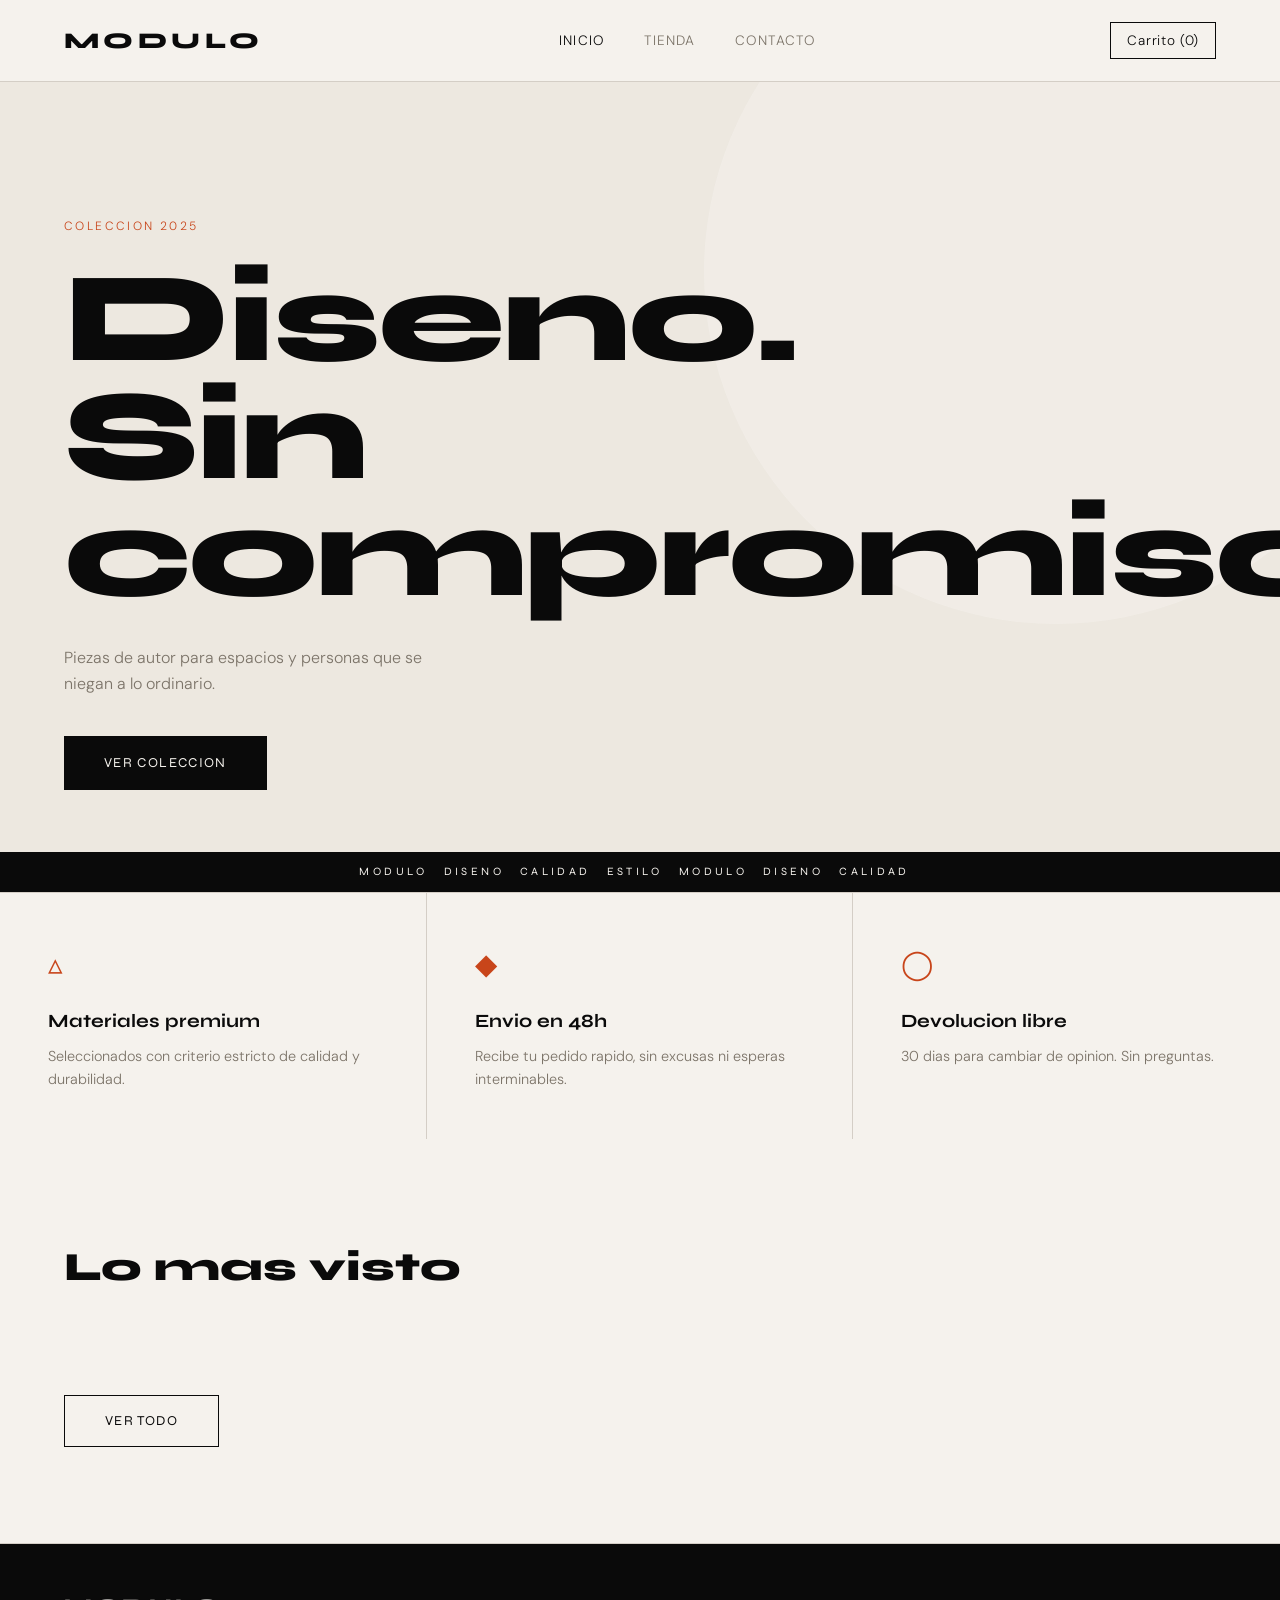
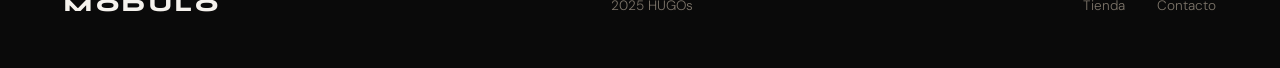
<file: tienda/index.html>
<!DOCTYPE html>
<html lang="es">
<head>
<meta charset="UTF-8"/>
<meta name="viewport" content="width=device-width, initial-scale=1.0"/>
<title>Tienda única de grupo KeyHuEd</title>
<link href="https://fonts.googleapis.com/css2?family=Syne:wght@400;700;800&amp;family=DM+Sans:wght@300;400&display=swap" rel="stylesheet">
<link rel="stylesheet" href="css/styles.css"/>
</head>
<body>
<nav class="nav">
  <a href="index.html" class="nav-logo">MODULO</a>
  <div class="nav-links">
    <a href="index.html" class="active">Inicio</a>
    <a href="productos.html">Tienda</a>
    <a href="contacto.html">Contacto</a>
  </div>
  <a href="productos.html" class="nav-cart">Carrito (<span id="cart-count">0</span>)</a>
</nav>
<header class="hero">
  <div class="hero-tag">Coleccion 2025</div>
  <h1 class="hero-title">Diseno.<br>Sin<br>compromiso.</h1>
  <p class="hero-sub">Piezas de autor para espacios y personas que se niegan a lo ordinario.</p>
  <a href="productos.html" class="btn-primary">Ver coleccion</a>
  <div class="hero-strip"><span>MODULO &nbsp; DISENO &nbsp; CALIDAD &nbsp; ESTILO &nbsp; MODULO &nbsp; DISENO &nbsp; CALIDAD &nbsp;</span></div>
</header>
<section class="features">
  <div class="feature-card">
    <span class="feat-icon">&#9653;</span>
    <h3>Materiales premium</h3>
    <p>Seleccionados con criterio estricto de calidad y durabilidad.</p>
  </div>
  <div class="feature-card">
    <span class="feat-icon">&#9670;</span>
    <h3>Envio en 48h</h3>
    <p>Recibe tu pedido rapido, sin excusas ni esperas interminables.</p>
  </div>
  <div class="feature-card">
    <span class="feat-icon">&#9711;</span>
    <h3>Devolucion libre</h3>
    <p>30 dias para cambiar de opinion. Sin preguntas.</p>
  </div>
</section>
<section class="highlights">
  <h2>Lo mas visto</h2>
  <div class="products-grid" id="highlights-grid"></div>
  <a href="productos.html" class="btn-secondary">Ver todo</a>
</section>
<footer class="footer">
  <span class="footer-logo">MODULO</span>
  <p>2025 HUGOs</p>
  <div class="footer-links">
    <a href="productos.html">Tienda</a>
    <a href="contacto.html">Contacto</a>
  </div>
</footer>
<script src="js/productos-data.js"></script>
<script src="js/cart.js"></script>
<script>
  var grid = document.getElementById("highlights-grid");
  PRODUCTOS.slice(0,3).forEach(function(p){
    var card = document.createElement("div");
    card.className = "product-card";
    card.innerHTML = "<div class="product-img" style="background:"+p.color+"">"+p.emoji+"</div><div class="product-info"><h3>"+p.nombre+"</h3><p class="product-price">$"+p.precio.toLocaleString()+"</p><button class="btn-add" onclick="addToCart("+p.id+")">Agregar al carrito</button></div>";
    grid.appendChild(card);
  });
</script>
</body>
</html>
</file>
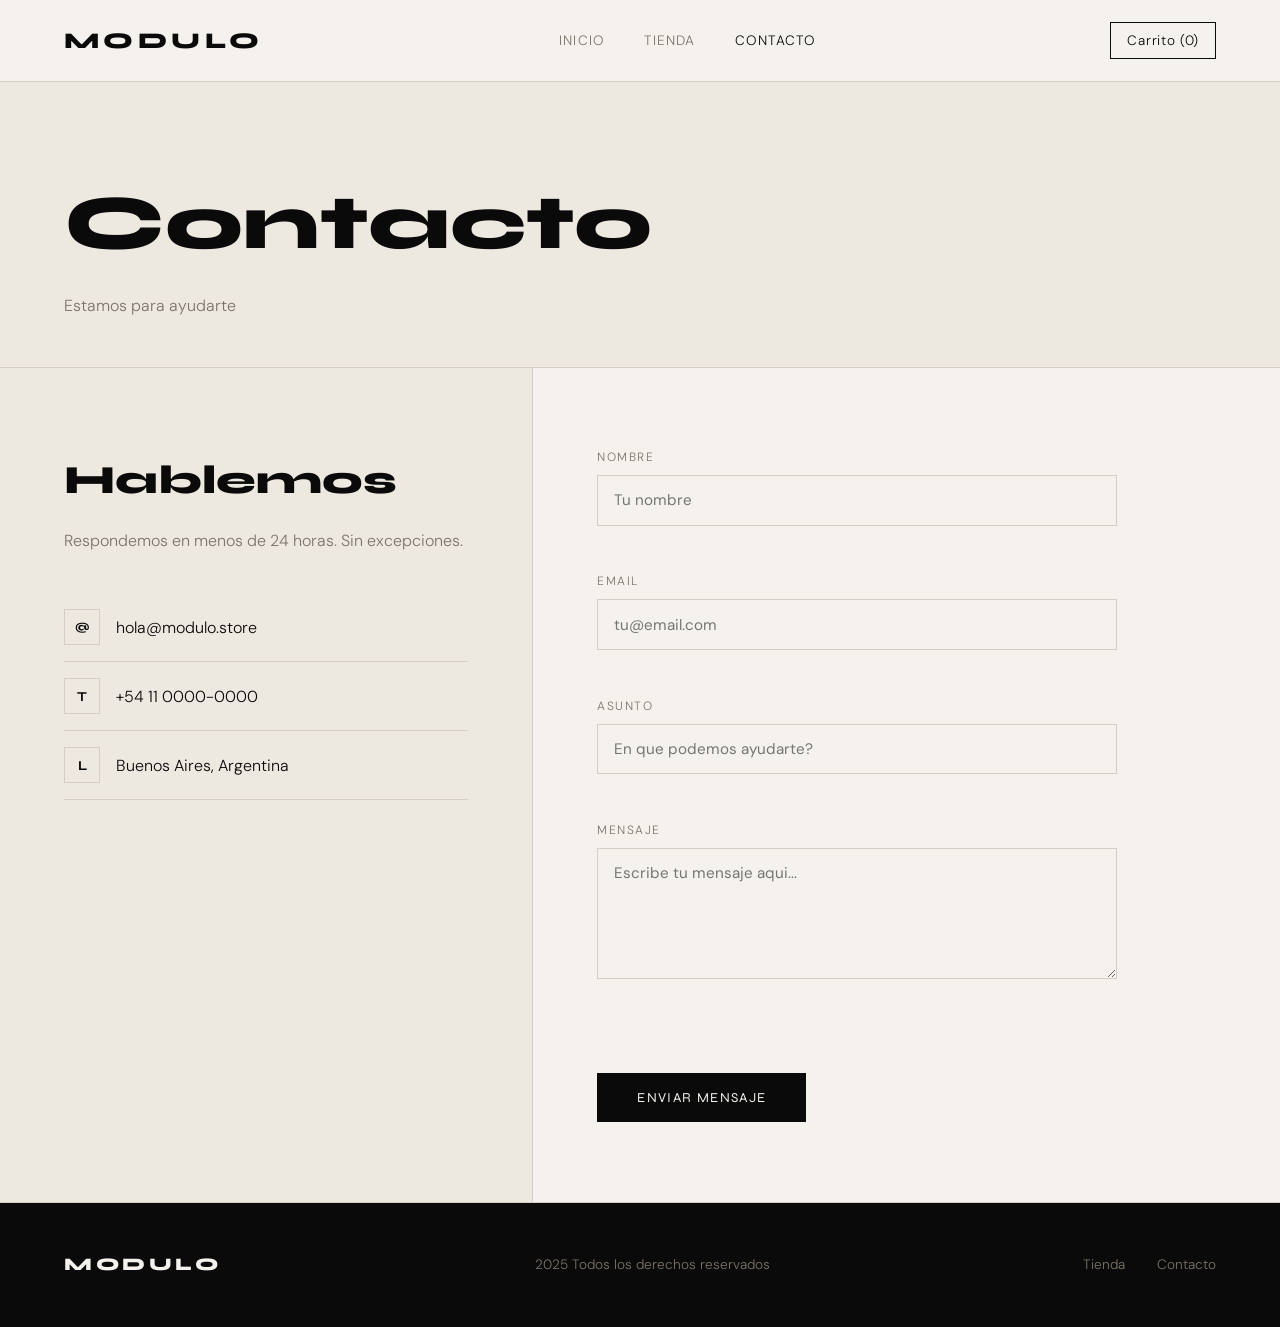
<file: tienda/contacto.html>
<!DOCTYPE html>
<html lang="es">
<head>
<meta charset="UTF-8"/>
<meta name="viewport" content="width=device-width, initial-scale=1.0"/>
<title>Contacto - MODULO</title>
<link href="https://fonts.googleapis.com/css2?family=Syne:wght@400;700;800&family=DM+Sans:wght@300;400&display=swap" rel="stylesheet">
<link rel="stylesheet" href="css/styles.css"/>
</head>
<body>
<nav class="nav">
  <a href="index.html" class="nav-logo">MODULO</a>
  <div class="nav-links">
    <a href="index.html">Inicio</a>
    <a href="productos.html">Tienda</a>
    <a href="contacto.html" class="active">Contacto</a>
  </div>
  <a href="productos.html" class="nav-cart">Carrito (<span id="cart-count">0</span>)</a>
</nav>

<div class="page-header">
  <h1>Contacto</h1>
  <p>Estamos para ayudarte</p>
</div>

<section class="contact-section">
  <div class="contact-info">
    <h2>Hablemos</h2>
    <p>Respondemos en menos de 24 horas. Sin excepciones.</p>
    <div class="contact-detail">
      <span class="contact-icon">@</span>
      <span>hola@modulo.store</span>
    </div>
    <div class="contact-detail">
      <span class="contact-icon">T</span>
      <span>+54 11 0000-0000</span>
    </div>
    <div class="contact-detail">
      <span class="contact-icon">L</span>
      <span>Buenos Aires, Argentina</span>
    </div>
  </div>

  <div class="contact-form-wrap">
    <div id="form-success" class="form-success hidden">Mensaje enviado correctamente.</div>
    <div class="contact-form" id="contact-form">
      <div class="form-group">
        <label>Nombre</label>
        <input type="text" id="nombre" placeholder="Tu nombre"/>
        <span class="field-error" id="err-nombre"></span>
      </div>
      <div class="form-group">
        <label>Email</label>
        <input type="email" id="email" placeholder="tu@email.com"/>
        <span class="field-error" id="err-email"></span>
      </div>
      <div class="form-group">
        <label>Asunto</label>
        <input type="text" id="asunto" placeholder="En que podemos ayudarte?"/>
        <span class="field-error" id="err-asunto"></span>
      </div>
      <div class="form-group">
        <label>Mensaje</label>
        <textarea id="mensaje" rows="5" placeholder="Escribe tu mensaje aqui..."></textarea>
        <span class="field-error" id="err-mensaje"></span>
      </div>
      <button class="btn-primary" onclick="submitForm()">Enviar mensaje</button>
    </div>
  </div>
</section>

<footer class="footer">
  <span class="footer-logo">MODULO</span>
  <p>2025 Todos los derechos reservados</p>
  <div class="footer-links">
    <a href="productos.html">Tienda</a>
    <a href="contacto.html">Contacto</a>
  </div>
</footer>

<script src="js/productos-data.js"></script>
<script src="js/cart.js"></script>
<script src="js/contacto.js"></script>
</body>
</html>
</file>
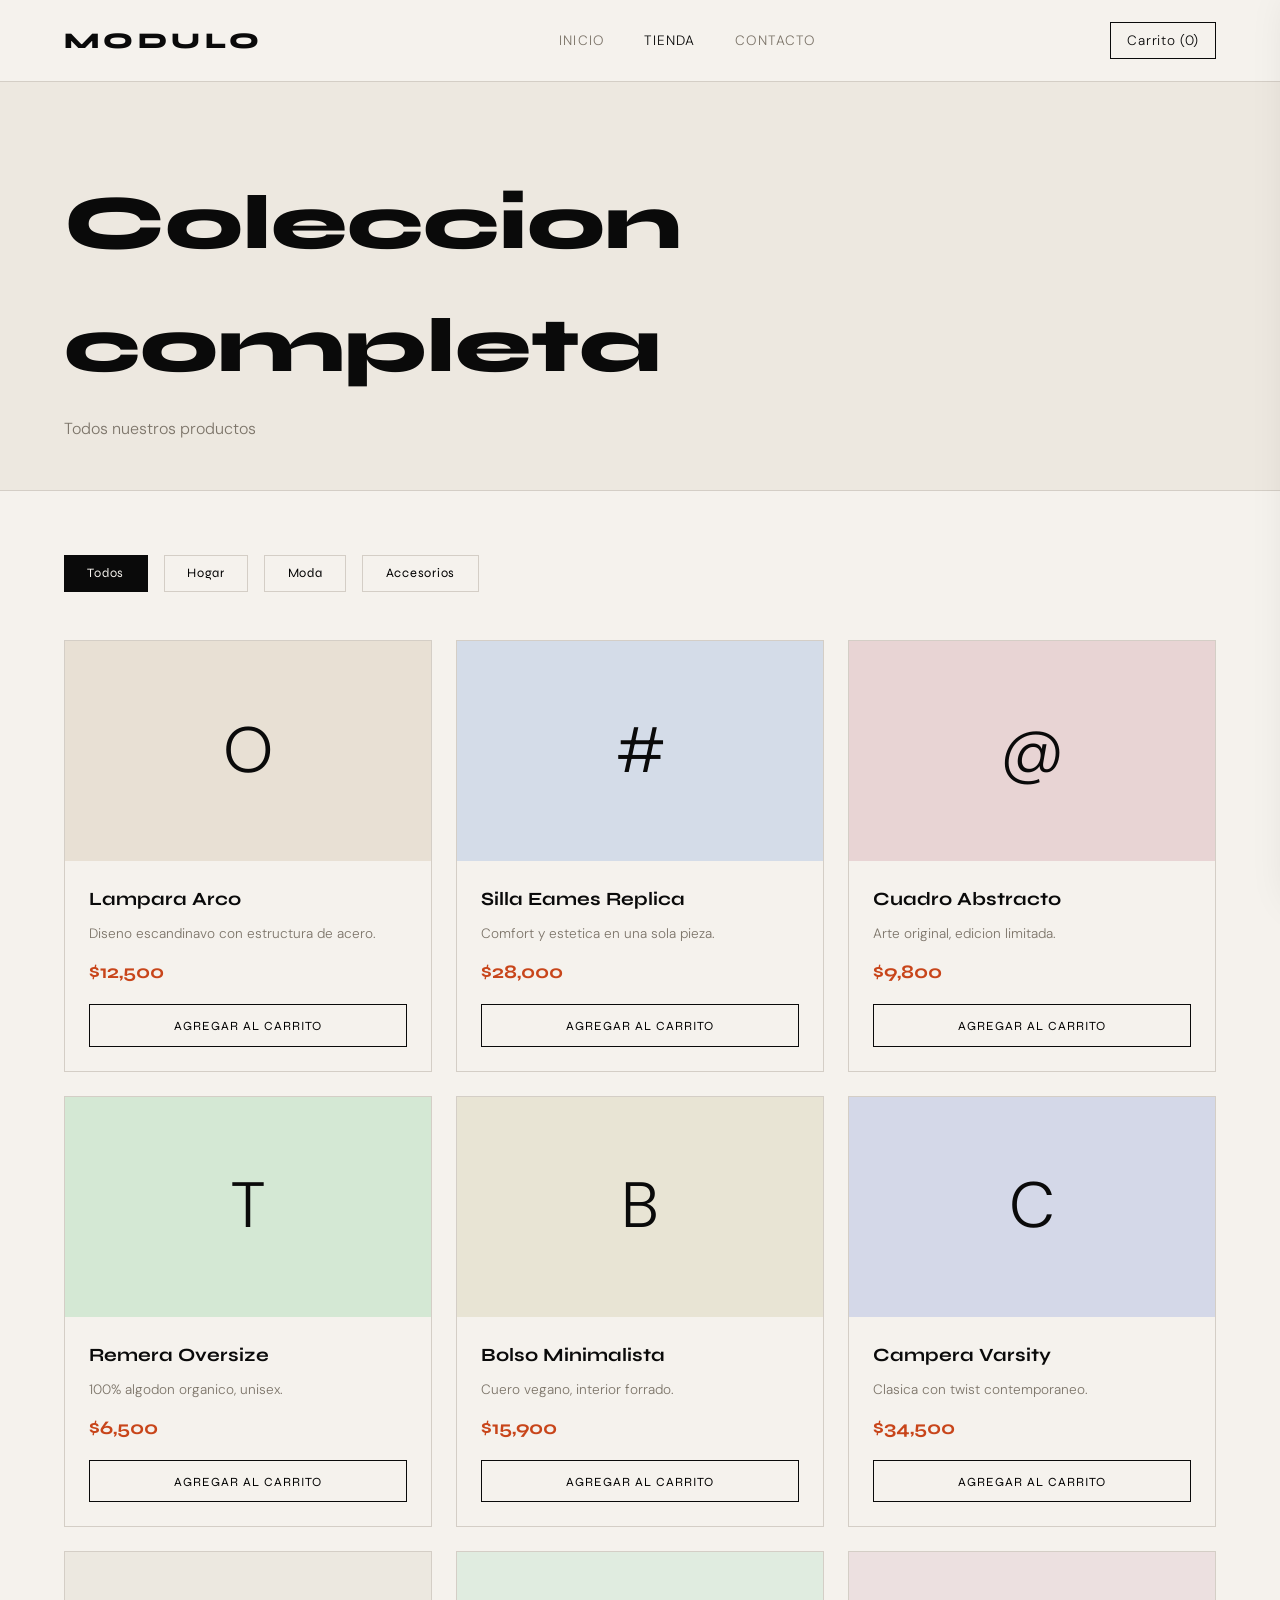
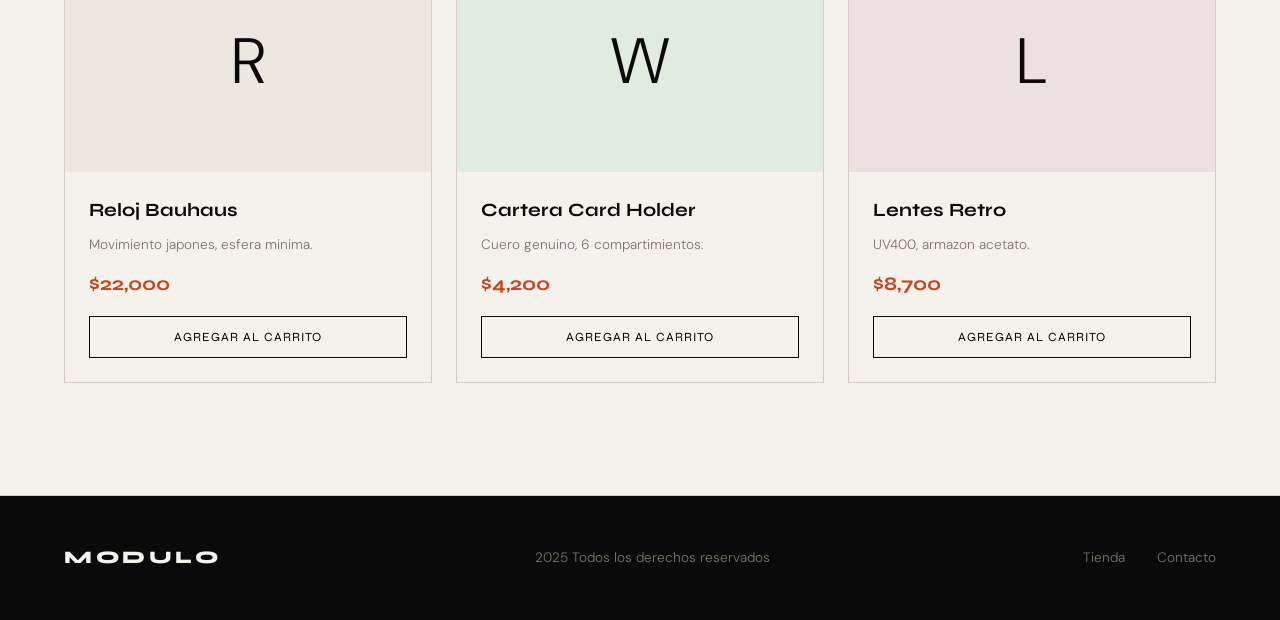
<file: tienda/productos.html>
<!DOCTYPE html>
<html lang="es">
<head>
<meta charset="UTF-8"/>
<meta name="viewport" content="width=device-width, initial-scale=1.0"/>
<title>Tienda - MODULO</title>
<link href="https://fonts.googleapis.com/css2?family=Syne:wght@400;700;800&family=DM+Sans:wght@300;400&display=swap" rel="stylesheet">
<link rel="stylesheet" href="css/styles.css"/>
</head>
<body>
<nav class="nav">
  <a href="index.html" class="nav-logo">MODULO</a>
  <div class="nav-links">
    <a href="index.html">Inicio</a>
    <a href="productos.html" class="active">Tienda</a>
    <a href="contacto.html">Contacto</a>
  </div>
  <a href="productos.html" class="nav-cart">Carrito (<span id="cart-count">0</span>)</a>
</nav>

<div class="page-header">
  <h1>Coleccion completa</h1>
  <p>Todos nuestros productos</p>
</div>

<section class="shop-section">
  <div class="shop-filters">
    <button class="filter-btn active" onclick="filterProducts('all')">Todos</button>
    <button class="filter-btn" onclick="filterProducts('hogar')">Hogar</button>
    <button class="filter-btn" onclick="filterProducts('moda')">Moda</button>
    <button class="filter-btn" onclick="filterProducts('accesorios')">Accesorios</button>
  </div>
  <div class="products-grid" id="shop-grid"></div>
</section>

<div class="cart-sidebar" id="cart-sidebar">
  <div class="cart-header">
    <h3>Tu carrito</h3>
    <button onclick="toggleCart()">x</button>
  </div>
  <div id="cart-items-list"></div>
  <div class="cart-footer">
    <p class="cart-total">Total: $<span id="cart-total">0</span></p>
    <button class="btn-primary" onclick="checkout()">Pagar</button>
  </div>
</div>

<footer class="footer">
  <span class="footer-logo">MODULO</span>
  <p>2025 Todos los derechos reservados</p>
  <div class="footer-links">
    <a href="productos.html">Tienda</a>
    <a href="contacto.html">Contacto</a>
  </div>
</footer>

<script src="js/productos-data.js"></script>
<script src="js/cart.js"></script>
<script src="js/shop.js"></script>
</body>
</html>
</file>
<file: tienda/css/styles.css>
/* ===== RESET & BASE ===== */
*, *::before, *::after { margin:0; padding:0; box-sizing:border-box; }

:root {
  --black: #0a0a0a;
  --white: #f5f2ed;
  --cream: #ede8e0;
  --accent: #c8451a;
  --mid: #7c7469;
  --border: #d4cec6;
}

html { scroll-behavior: smooth; }

body {
  background: var(--white);
  color: var(--black);
  font-family: 'DM Sans', sans-serif;
  font-weight: 300;
  line-height: 1.6;
  overflow-x: hidden;
}

/* ===== NAV ===== */
.nav {
  display: flex;
  align-items: center;
  justify-content: space-between;
  padding: 1.4rem 4rem;
  border-bottom: 1px solid var(--border);
  position: sticky;
  top: 0;
  background: var(--white);
  z-index: 100;
}

.nav-logo {
  font-family: 'Syne', sans-serif;
  font-weight: 800;
  font-size: 1.4rem;
  letter-spacing: 0.2em;
  color: var(--black);
  text-decoration: none;
}

.nav-links { display: flex; gap: 2.5rem; }
.nav-links a {
  text-decoration: none;
  color: var(--mid);
  font-size: 0.85rem;
  letter-spacing: 0.08em;
  text-transform: uppercase;
  transition: color 0.2s;
}
.nav-links a:hover, .nav-links a.active { color: var(--black); }

.nav-cart {
  text-decoration: none;
  color: var(--black);
  font-size: 0.85rem;
  letter-spacing: 0.05em;
  border: 1px solid var(--black);
  padding: 0.4rem 1rem;
  transition: all 0.2s;
}
.nav-cart:hover { background: var(--black); color: var(--white); }

/* ===== HERO ===== */
.hero {
  min-height: 90vh;
  display: flex;
  flex-direction: column;
  justify-content: center;
  padding: 6rem 4rem 4rem;
  position: relative;
  overflow: hidden;
  background: var(--cream);
}

.hero::before {
  content: '';
  position: absolute;
  top: -20%;
  right: -10%;
  width: 55vw;
  height: 55vw;
  border-radius: 50%;
  background: var(--white);
  opacity: 0.5;
}

.hero-tag {
  font-size: 0.75rem;
  letter-spacing: 0.2em;
  text-transform: uppercase;
  color: var(--accent);
  margin-bottom: 1.5rem;
  animation: fadeUp 0.8s ease both;
}

.hero-title {
  font-family: 'Syne', sans-serif;
  font-weight: 800;
  font-size: clamp(3.5rem, 10vw, 9rem);
  line-height: 0.92;
  letter-spacing: -0.02em;
  max-width: 700px;
  animation: fadeUp 0.8s 0.1s ease both;
}

.hero-title em {
  font-style: normal;
  color: var(--accent);
}

.hero-sub {
  margin-top: 2rem;
  max-width: 400px;
  color: var(--mid);
  font-size: 1rem;
  animation: fadeUp 0.8s 0.2s ease both;
}

.btn-primary {
  display: inline-block;
  margin-top: 2.5rem;
  padding: 1rem 2.5rem;
  background: var(--black);
  color: var(--white);
  text-decoration: none;
  font-family: 'Syne', sans-serif;
  font-size: 0.85rem;
  letter-spacing: 0.1em;
  text-transform: uppercase;
  transition: all 0.25s;
  width: fit-content;
  animation: fadeUp 0.8s 0.3s ease both;
  border: none;
  cursor: pointer;
}
.btn-primary:hover { background: var(--accent); }

.hero-strip {
  position: absolute;
  bottom: 0;
  left: 0;
  right: 0;
  background: var(--black);
  color: var(--white);
  font-family: 'Syne', sans-serif;
  font-size: 0.7rem;
  letter-spacing: 0.3em;
  text-transform: uppercase;
  padding: 0.7rem 0;
  text-align: center;
  overflow: hidden;
}

.hero-strip span {
  display: inline-block;
  animation: ticker 18s linear infinite;
  white-space: nowrap;
}

/* ===== FEATURES ===== */
.features {
  display: grid;
  grid-template-columns: repeat(3, 1fr);
  border-top: 1px solid var(--border);
}

.feature-card {
  padding: 3rem;
  border-right: 1px solid var(--border);
}
.feature-card:last-child { border-right: none; }

.feat-icon {
  display: block;
  font-size: 1.8rem;
  margin-bottom: 1.2rem;
  color: var(--accent);
}

.feature-card h3 {
  font-family: 'Syne', sans-serif;
  font-weight: 700;
  margin-bottom: 0.5rem;
}

.feature-card p { color: var(--mid); font-size: 0.9rem; }

/* ===== HIGHLIGHTS ===== */
.highlights {
  padding: 6rem 4rem;
}

.highlights h2 {
  font-family: 'Syne', sans-serif;
  font-weight: 800;
  font-size: 2.5rem;
  margin-bottom: 3rem;
}

.products-grid {
  display: grid;
  grid-template-columns: repeat(auto-fill, minmax(280px, 1fr));
  gap: 1.5rem;
  margin-bottom: 3rem;
}

.product-card {
  border: 1px solid var(--border);
  overflow: hidden;
  transition: transform 0.3s, box-shadow 0.3s;
  background: var(--white);
}
.product-card:hover {
  transform: translateY(-4px);
  box-shadow: 0 16px 40px rgba(0,0,0,0.1);
}

.product-img {
  height: 220px;
  display: flex;
  align-items: center;
  justify-content: center;
  font-size: 4rem;
  background: var(--cream);
}

.product-info { padding: 1.5rem; }
.product-info h3 {
  font-family: 'Syne', sans-serif;
  font-weight: 700;
  margin-bottom: 0.5rem;
}

.product-price {
  color: var(--accent);
  font-family: 'Syne', sans-serif;
  font-size: 1.2rem;
  font-weight: 700;
  margin-bottom: 1rem;
}

.btn-add {
  width: 100%;
  padding: 0.8rem;
  border: 1px solid var(--black);
  background: transparent;
  font-family: 'Syne', sans-serif;
  font-size: 0.78rem;
  letter-spacing: 0.08em;
  text-transform: uppercase;
  cursor: pointer;
  transition: all 0.2s;
}
.btn-add:hover { background: var(--black); color: var(--white); }

.btn-secondary {
  display: inline-block;
  padding: 0.9rem 2.5rem;
  border: 1px solid var(--black);
  color: var(--black);
  text-decoration: none;
  font-family: 'Syne', sans-serif;
  font-size: 0.85rem;
  letter-spacing: 0.1em;
  text-transform: uppercase;
  transition: all 0.2s;
}
.btn-secondary:hover { background: var(--black); color: var(--white); }

/* ===== PAGE HEADER ===== */
.page-header {
  padding: 5rem 4rem 3rem;
  border-bottom: 1px solid var(--border);
  background: var(--cream);
}
.page-header h1 {
  font-family: 'Syne', sans-serif;
  font-weight: 800;
  font-size: clamp(2.5rem, 6vw, 5rem);
}
.page-header p { color: var(--mid); margin-top: 0.5rem; }

/* ===== SHOP ===== */
.shop-section { padding: 4rem; }

.shop-filters {
  display: flex;
  gap: 1rem;
  margin-bottom: 3rem;
}

.filter-btn {
  padding: 0.6rem 1.4rem;
  border: 1px solid var(--border);
  background: transparent;
  font-family: 'Syne', sans-serif;
  font-size: 0.8rem;
  letter-spacing: 0.06em;
  cursor: pointer;
  transition: all 0.2s;
}
.filter-btn.active, .filter-btn:hover {
  background: var(--black);
  color: var(--white);
  border-color: var(--black);
}

/* ===== CART SIDEBAR ===== */
.cart-sidebar {
  position: fixed;
  top: 0;
  right: -420px;
  width: 400px;
  height: 100vh;
  background: var(--white);
  border-left: 1px solid var(--border);
  z-index: 200;
  display: flex;
  flex-direction: column;
  transition: right 0.35s ease;
  box-shadow: -8px 0 40px rgba(0,0,0,0.1);
}
.cart-sidebar.open { right: 0; }

.cart-header {
  display: flex;
  justify-content: space-between;
  align-items: center;
  padding: 2rem;
  border-bottom: 1px solid var(--border);
}
.cart-header h3 { font-family: 'Syne', sans-serif; font-weight: 700; font-size: 1.1rem; }
.cart-header button { background: none; border: none; font-size: 1.3rem; cursor: pointer; }

#cart-items-list { flex: 1; overflow-y: auto; padding: 1.5rem 2rem; }

.cart-item {
  display: flex;
  justify-content: space-between;
  align-items: center;
  padding: 1rem 0;
  border-bottom: 1px solid var(--border);
}
.cart-item-name { font-family: 'Syne', sans-serif; font-weight: 700; font-size: 0.9rem; }
.cart-item-price { color: var(--accent); font-family: 'Syne', sans-serif; font-weight: 700; }
.cart-item-remove { background: none; border: none; cursor: pointer; color: var(--mid); padding: 0.2rem 0.5rem; }
.cart-item-remove:hover { color: var(--accent); }

.cart-footer {
  padding: 2rem;
  border-top: 1px solid var(--border);
}
.cart-total {
  font-family: 'Syne', sans-serif;
  font-weight: 700;
  font-size: 1.1rem;
  margin-bottom: 1.2rem;
}
.cart-footer .btn-primary { width: 100%; text-align: center; }

/* ===== CONTACT ===== */
.contact-section {
  display: grid;
  grid-template-columns: 1fr 1.4fr;
  min-height: 70vh;
}

.contact-info {
  padding: 5rem 4rem;
  background: var(--cream);
  border-right: 1px solid var(--border);
}
.contact-info h2 {
  font-family: 'Syne', sans-serif;
  font-weight: 800;
  font-size: 2.5rem;
  margin-bottom: 1rem;
}
.contact-info p { color: var(--mid); margin-bottom: 2.5rem; }

.contact-detail {
  display: flex;
  align-items: center;
  gap: 1rem;
  padding: 1rem 0;
  border-bottom: 1px solid var(--border);
}
.contact-icon {
  width: 36px;
  height: 36px;
  border: 1px solid var(--border);
  display: flex;
  align-items: center;
  justify-content: center;
  font-size: 0.85rem;
  font-family: 'Syne', sans-serif;
  font-weight: 700;
  flex-shrink: 0;
}

.contact-form-wrap { padding: 5rem 4rem; }
.contact-form { max-width: 520px; }

.form-group { margin-bottom: 1.8rem; }
.form-group label {
  display: block;
  font-size: 0.75rem;
  letter-spacing: 0.12em;
  text-transform: uppercase;
  margin-bottom: 0.5rem;
  color: var(--mid);
}
.form-group input, .form-group textarea {
  width: 100%;
  padding: 0.9rem 1rem;
  border: 1px solid var(--border);
  background: var(--white);
  font-family: 'DM Sans', sans-serif;
  font-size: 0.95rem;
  outline: none;
  transition: border-color 0.2s;
  resize: vertical;
}
.form-group input:focus, .form-group textarea:focus {
  border-color: var(--black);
}
.field-error { display: block; color: var(--accent); font-size: 0.8rem; margin-top: 0.3rem; min-height: 1em; }

.form-success {
  background: #2a7a4f;
  color: white;
  padding: 1rem 1.5rem;
  margin-bottom: 2rem;
  font-family: 'Syne', sans-serif;
}
.hidden { display: none !important; }

/* ===== FOOTER ===== */
.footer {
  padding: 3rem 4rem;
  border-top: 1px solid var(--border);
  display: flex;
  align-items: center;
  justify-content: space-between;
  background: var(--black);
  color: var(--white);
}
.footer-logo {
  font-family: 'Syne', sans-serif;
  font-weight: 800;
  letter-spacing: 0.2em;
  font-size: 1.1rem;
}
.footer p { color: var(--mid); font-size: 0.85rem; }
.footer-links { display: flex; gap: 2rem; }
.footer-links a { color: var(--mid); text-decoration: none; font-size: 0.85rem; transition: color 0.2s; }
.footer-links a:hover { color: var(--white); }

/* ===== ANIMATIONS ===== */
@keyframes fadeUp {
  from { opacity: 0; transform: translateY(24px); }
  to   { opacity: 1; transform: translateY(0); }
}
@keyframes ticker {
  from { transform: translateX(0); }
  to   { transform: translateX(-50%); }
}

/* ===== RESPONSIVE ===== */
@media (max-width: 768px) {
  .nav { padding: 1rem 1.5rem; }
  .hero { padding: 4rem 1.5rem 4rem; }
  .features { grid-template-columns: 1fr; }
  .feature-card { border-right: none; border-bottom: 1px solid var(--border); }
  .highlights, .shop-section { padding: 3rem 1.5rem; }
  .contact-section { grid-template-columns: 1fr; }
  .contact-info { padding: 3rem 1.5rem; }
  .contact-form-wrap { padding: 3rem 1.5rem; }
  .footer { flex-direction: column; gap: 1rem; text-align: center; padding: 2rem 1.5rem; }
  .page-header { padding: 3rem 1.5rem 2rem; }
  .cart-sidebar { width: 100%; right: -100%; }
}
</file>
